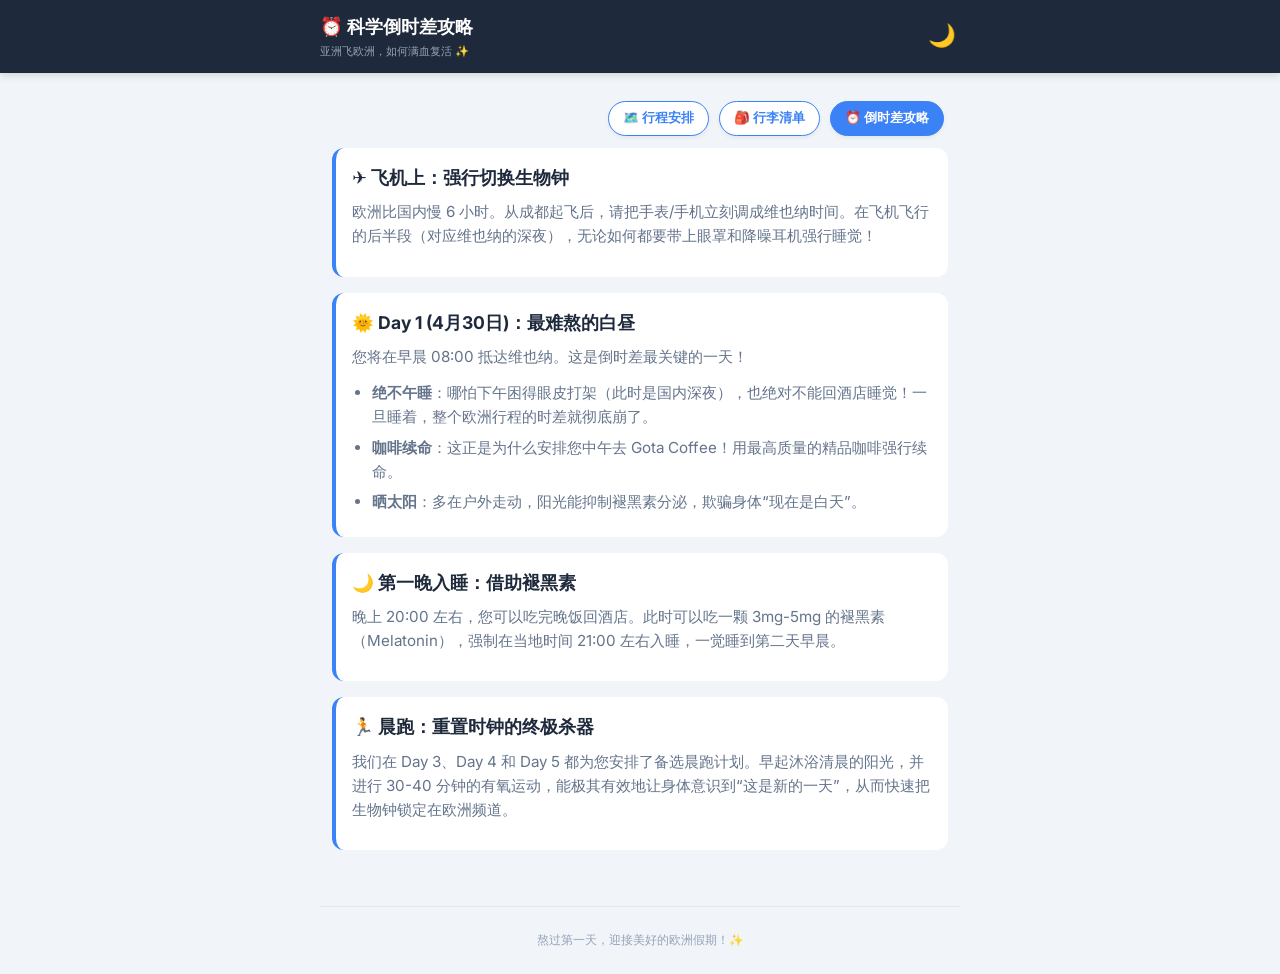
<file: jetlag.html>
<!DOCTYPE html>
<html lang="zh-CN">
<head>
<meta charset="UTF-8">
<meta name="viewport" content="width=device-width,initial-scale=1.0,maximum-scale=1.0">
<title>倒时差攻略 - Euro Trip 2026</title>
<link rel="stylesheet" href="style.css">
<style>
  .jetlag-card { background: var(--card-bg); border-radius: 12px; padding: 16px; margin-bottom: 16px; box-shadow: 0 2px 8px var(--card-shadow); border-left: 4px solid var(--link-color); }
  .jetlag-card h2 { font-size: 1.1rem; margin-bottom: 8px; color: var(--text-main); display: flex; align-items: center; gap: 6px; }
  .jetlag-card p { font-size: .95rem; color: var(--text-muted); line-height: 1.6; margin-bottom: 12px; }
  .jetlag-card ul { padding-left: 20px; font-size: .95rem; color: var(--text-muted); }
  .jetlag-card li { margin-bottom: 6px; }
</style>
</head>
<body>

<header class="header">
  <div class="header-inner">
    <div class="header-titles">
      <h1>⏰ 科学倒时差攻略</h1>
      <p>亚洲飞欧洲，如何满血复活 ✨</p>
    </div>
    <button id="themeToggle" class="theme-btn" aria-label="切换深色模式">🌙</button>
  </div>
</header>

<div class="top-nav-links" style="display:flex; gap:10px; padding:12px 16px; overflow-x:auto;">
  <a href="index.html" class="nav-btn">🗺️ 行程安排</a>
  <a href="packing.html" class="nav-btn">🎒 行李清单</a>
  <a href="jetlag.html" class="nav-btn" style="background:var(--link-color); color:#fff; border-color:var(--link-color);">⏰ 倒时差攻略</a>
</div>

<main class="main">
  <div class="jetlag-card">
    <h2>✈️ 飞机上：强行切换生物钟</h2>
    <p>欧洲比国内慢 6 小时。从成都起飞后，请把手表/手机立刻调成维也纳时间。在飞机飞行的后半段（对应维也纳的深夜），无论如何都要带上眼罩和降噪耳机强行睡觉！</p>
  </div>

  <div class="jetlag-card">
    <h2>🌞 Day 1 (4月30日)：最难熬的白昼</h2>
    <p>您将在早晨 08:00 抵达维也纳。这是倒时差最关键的一天！</p>
    <ul>
      <li><strong>绝不午睡</strong>：哪怕下午困得眼皮打架（此时是国内深夜），也绝对不能回酒店睡觉！一旦睡着，整个欧洲行程的时差就彻底崩了。</li>
      <li><strong>咖啡续命</strong>：这正是为什么安排您中午去 Gota Coffee！用最高质量的精品咖啡强行续命。</li>
      <li><strong>晒太阳</strong>：多在户外走动，阳光能抑制褪黑素分泌，欺骗身体“现在是白天”。</li>
    </ul>
  </div>

  <div class="jetlag-card">
    <h2>🌙 第一晚入睡：借助褪黑素</h2>
    <p>晚上 20:00 左右，您可以吃完晚饭回酒店。此时可以吃一颗 3mg-5mg 的褪黑素（Melatonin），强制在当地时间 21:00 左右入睡，一觉睡到第二天早晨。</p>
  </div>

  <div class="jetlag-card">
    <h2>🏃 晨跑：重置时钟的终极杀器</h2>
    <p>我们在 Day 3、Day 4 和 Day 5 都为您安排了备选晨跑计划。早起沐浴清晨的阳光，并进行 30-40 分钟的有氧运动，能极其有效地让身体意识到“这是新的一天”，从而快速把生物钟锁定在欧洲频道。</p>
  </div>
</main>

<footer class="footer">
  熬过第一天，迎接美好的欧洲假期！✨
</footer>

<script>
  const toggle = document.getElementById('themeToggle');
  const prefersDark = window.matchMedia('(prefers-color-scheme: dark)').matches;
  const savedTheme = localStorage.getItem('euro_theme');
  if(savedTheme==='dark' || (!savedTheme && prefersDark)) {
    document.body.classList.add('dark');
  }
  toggle.addEventListener('click', () => {
    document.body.classList.toggle('dark');
    localStorage.setItem('euro_theme', document.body.classList.contains('dark') ? 'dark' : 'light');
  });
</script>
</body>
</html>
</file>
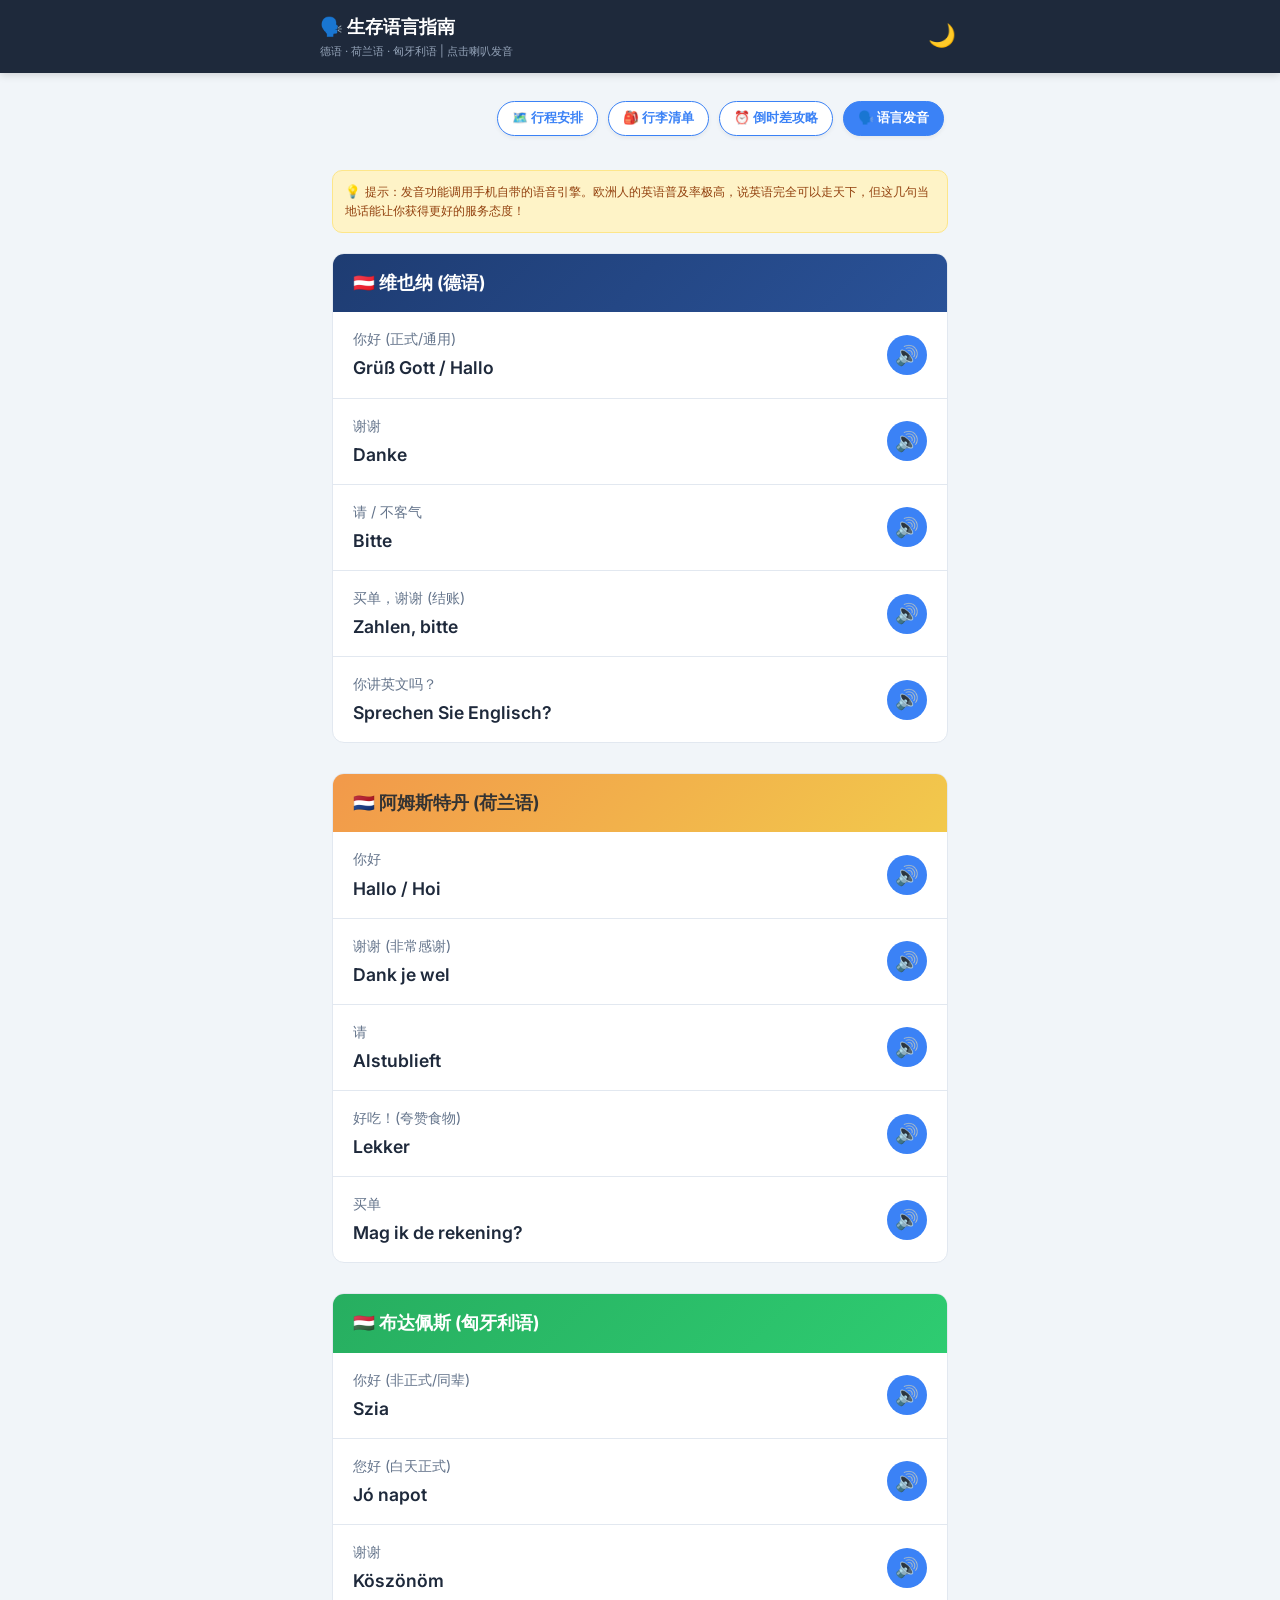
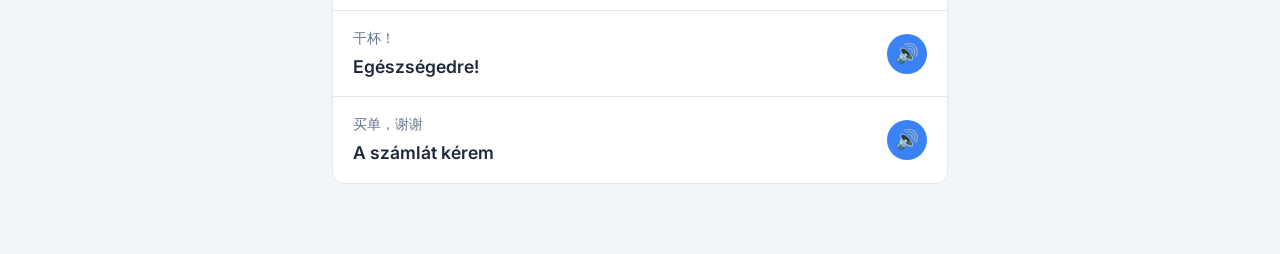
<file: language.html>
<!DOCTYPE html>
<html lang="zh-CN">
<head>
<meta charset="UTF-8">
<meta name="viewport" content="width=device-width,initial-scale=1.0,maximum-scale=1.0">
<title>当地语言生存指南</title>
<link rel="stylesheet" href="style.css">
<style>
  .lang-section { margin-bottom: 30px; background: var(--card-bg); border-radius: 12px; overflow: hidden; box-shadow: 0 4px 6px var(--shadow-color); border: 1px solid var(--border-color); }
  .lang-header { padding: 15px 20px; font-weight: 700; font-size: 1.1rem; color: #fff; }
  .lang-de { background: linear-gradient(135deg, #1e3c72, #2a5298); }
  .lang-nl { background: linear-gradient(135deg, #f2994a, #f2c94c); color: #333; }
  .lang-hu { background: linear-gradient(135deg, #27ae60, #2ecc71); }
  .phrase-item { display: flex; align-items: center; justify-content: space-between; padding: 15px 20px; border-bottom: 1px solid var(--border-color); }
  .phrase-item:last-child { border-bottom: none; }
  .phrase-cn { font-size: 0.9rem; color: var(--text-muted); margin-bottom: 4px; }
  .phrase-local { font-size: 1.1rem; font-weight: 600; color: var(--text-color); }
  .play-btn { background: var(--link-color); color: #fff; border: none; border-radius: 50%; width: 40px; height: 40px; display: flex; align-items: center; justify-content: center; font-size: 1.2rem; cursor: pointer; transition: transform 0.1s; }
  .play-btn:active { transform: scale(0.9); }
</style>
</head>
<body>

<header class="header">
  <div class="header-inner">
    <div class="header-titles">
      <h1>🗣️ 生存语言指南</h1>
      <p>德语 · 荷兰语 · 匈牙利语 | 点击喇叭发音</p>
    </div>
    <button id="themeToggle" class="theme-btn" aria-label="切换深色模式">🌙</button>
  </div>
</header>

<div class="top-nav-links" style="display:flex; gap:10px; padding:12px 16px; overflow-x:auto;">
  <a href="index.html" class="nav-btn">🗺️ 行程安排</a>
  <a href="packing.html" class="nav-btn">🎒 行李清单</a>
  <a href="jetlag.html" class="nav-btn">⏰ 倒时差攻略</a>
  <a href="language.html" class="nav-btn" style="background:var(--link-color); color:#fff; border-color:var(--link-color);">🗣️ 语言发音</a>
</div>

<main class="main" style="padding-top: 10px;">
  <div class="info-box warn" style="margin-bottom: 20px;">
    💡 提示：发音功能调用手机自带的语音引擎。欧洲人的英语普及率极高，说英语完全可以走天下，但这几句当地话能让你获得更好的服务态度！
  </div>

  <div class="lang-section">
    <div class="lang-header lang-de">🇦🇹 维也纳 (德语)</div>
    <div class="phrases-container" data-lang="de-DE">
      <div class="phrase-item">
        <div>
          <div class="phrase-cn">你好 (正式/通用)</div>
          <div class="phrase-local">Grüß Gott / Hallo</div>
        </div>
        <button class="play-btn" data-text="Grüß Gott">🔊</button>
      </div>
      <div class="phrase-item">
        <div>
          <div class="phrase-cn">谢谢</div>
          <div class="phrase-local">Danke</div>
        </div>
        <button class="play-btn" data-text="Danke">🔊</button>
      </div>
      <div class="phrase-item">
        <div>
          <div class="phrase-cn">请 / 不客气</div>
          <div class="phrase-local">Bitte</div>
        </div>
        <button class="play-btn" data-text="Bitte">🔊</button>
      </div>
      <div class="phrase-item">
        <div>
          <div class="phrase-cn">买单，谢谢 (结账)</div>
          <div class="phrase-local">Zahlen, bitte</div>
        </div>
        <button class="play-btn" data-text="Zahlen, bitte">🔊</button>
      </div>
      <div class="phrase-item">
        <div>
          <div class="phrase-cn">你讲英文吗？</div>
          <div class="phrase-local">Sprechen Sie Englisch?</div>
        </div>
        <button class="play-btn" data-text="Sprechen Sie Englisch?">🔊</button>
      </div>
    </div>
  </div>

  <div class="lang-section">
    <div class="lang-header lang-nl">🇳🇱 阿姆斯特丹 (荷兰语)</div>
    <div class="phrases-container" data-lang="nl-NL">
      <div class="phrase-item">
        <div>
          <div class="phrase-cn">你好</div>
          <div class="phrase-local">Hallo / Hoi</div>
        </div>
        <button class="play-btn" data-text="Hallo">🔊</button>
      </div>
      <div class="phrase-item">
        <div>
          <div class="phrase-cn">谢谢 (非常感谢)</div>
          <div class="phrase-local">Dank je wel</div>
        </div>
        <button class="play-btn" data-text="Dank je wel">🔊</button>
      </div>
      <div class="phrase-item">
        <div>
          <div class="phrase-cn">请</div>
          <div class="phrase-local">Alstublieft</div>
        </div>
        <button class="play-btn" data-text="Alstublieft">🔊</button>
      </div>
      <div class="phrase-item">
        <div>
          <div class="phrase-cn">好吃！(夸赞食物)</div>
          <div class="phrase-local">Lekker</div>
        </div>
        <button class="play-btn" data-text="Lekker">🔊</button>
      </div>
      <div class="phrase-item">
        <div>
          <div class="phrase-cn">买单</div>
          <div class="phrase-local">Mag ik de rekening?</div>
        </div>
        <button class="play-btn" data-text="Mag ik de rekening?">🔊</button>
      </div>
    </div>
  </div>

  <div class="lang-section">
    <div class="lang-header lang-hu">🇭🇺 布达佩斯 (匈牙利语)</div>
    <div class="phrases-container" data-lang="hu-HU">
      <div class="phrase-item">
        <div>
          <div class="phrase-cn">你好 (非正式/同辈)</div>
          <div class="phrase-local">Szia</div>
        </div>
        <button class="play-btn" data-text="Szia">🔊</button>
      </div>
      <div class="phrase-item">
        <div>
          <div class="phrase-cn">您好 (白天正式)</div>
          <div class="phrase-local">Jó napot</div>
        </div>
        <button class="play-btn" data-text="Jó napot">🔊</button>
      </div>
      <div class="phrase-item">
        <div>
          <div class="phrase-cn">谢谢</div>
          <div class="phrase-local">Köszönöm</div>
        </div>
        <button class="play-btn" data-text="Köszönöm">🔊</button>
      </div>
      <div class="phrase-item">
        <div>
          <div class="phrase-cn">干杯！</div>
          <div class="phrase-local">Egészségedre!</div>
        </div>
        <button class="play-btn" data-text="Egészségedre">🔊</button>
      </div>
      <div class="phrase-item">
        <div>
          <div class="phrase-cn">买单，谢谢</div>
          <div class="phrase-local">A számlát kérem</div>
        </div>
        <button class="play-btn" data-text="A számlát kérem">🔊</button>
      </div>
    </div>
  </div>
</main>

<script>
  // Theme toggle logic
  const btn = document.getElementById('themeToggle');
  const savedTheme = localStorage.getItem('euro_theme');
  const prefersDark = window.matchMedia('(prefers-color-scheme: dark)').matches;
  if (savedTheme === 'dark' || (!savedTheme && prefersDark)) {
    document.documentElement.setAttribute('data-theme', 'dark');
    if(btn) btn.textContent = '☀️';
  }
  if(btn) {
    btn.addEventListener('click', () => {
      const current = document.documentElement.getAttribute('data-theme');
      if (current === 'dark') {
        document.documentElement.removeAttribute('data-theme');
        localStorage.setItem('euro_theme', 'light');
        btn.textContent = '🌙';
      } else {
        document.documentElement.setAttribute('data-theme', 'dark');
        localStorage.setItem('euro_theme', 'dark');
        btn.textContent = '☀️';
      }
    });
  }

  // TTS logic
  document.querySelectorAll('.play-btn').forEach(btn => {
    btn.addEventListener('click', function() {
      const text = this.getAttribute('data-text');
      const lang = this.closest('.phrases-container').getAttribute('data-lang');
      
      // Prevent multiple clicks from overlapping too much
      window.speechSynthesis.cancel(); 
      
      const utterance = new SpeechSynthesisUtterance(text);
      utterance.lang = lang;
      utterance.rate = 0.85; // slightly slower for clarity
      
      window.speechSynthesis.speak(utterance);
      
      // Visual feedback
      const originalIcon = this.textContent;
      this.textContent = '🎶';
      utterance.onend = () => {
        this.textContent = originalIcon;
      };
      utterance.onerror = () => {
        this.textContent = originalIcon;
      };
    });
  });
</script>
</body>
</html>
</file>
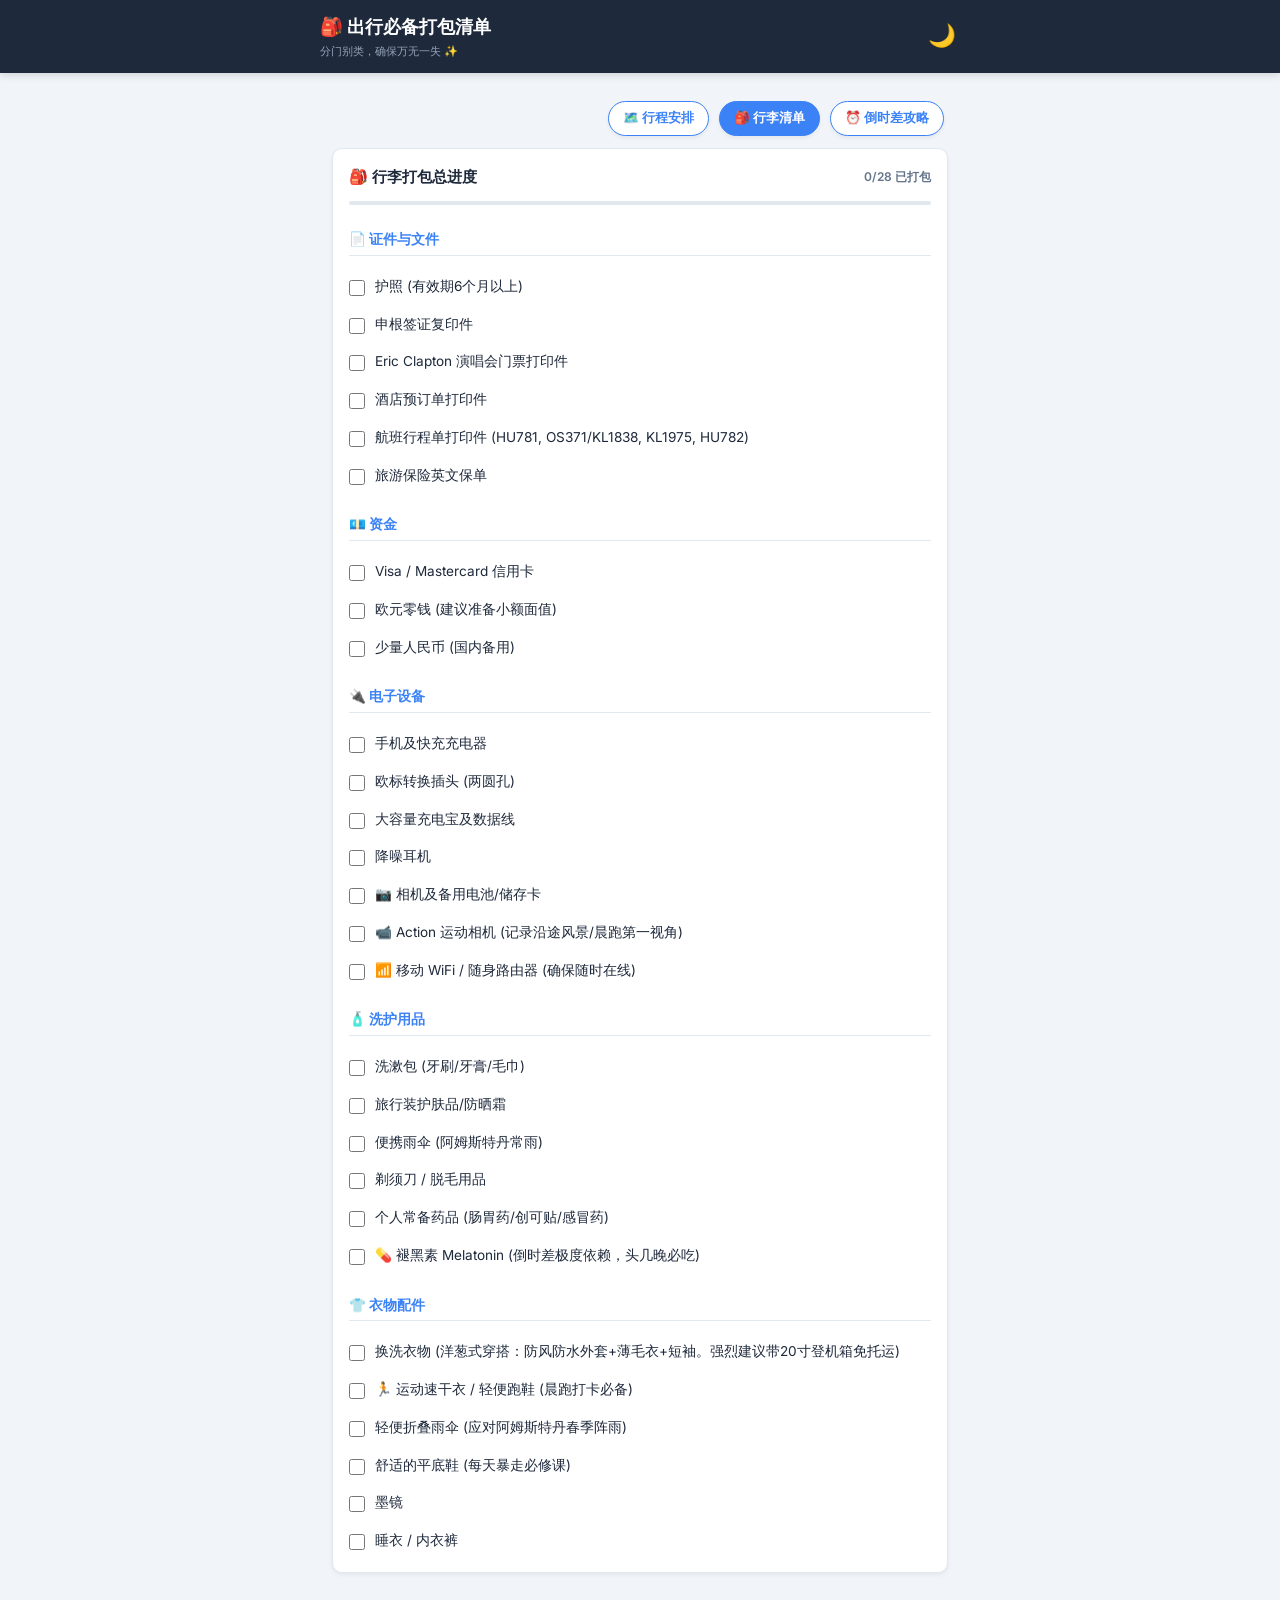
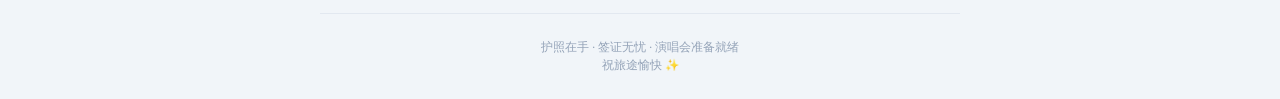
<file: packing.html>
<!DOCTYPE html>
<html lang="zh-CN">
<head>
<meta charset="UTF-8">
<meta name="viewport" content="width=device-width,initial-scale=1.0,maximum-scale=1.0">
<title>出行必备清单 - Euro Trip 2026</title>
<meta name="description" content="2026 欧洲艺术之旅 行李打包清单">
<link rel="stylesheet" href="style.css">
</head>
<body>

<header class="header">
  <div class="header-inner">
    <div class="header-titles">
      <h1>🎒 出行必备打包清单</h1>
      <p>分门别类，确保万无一失 ✨</p>
    </div>
    <button id="themeToggle" class="theme-btn" aria-label="切换深色模式">🌙</button>
  </div>
</header>

<div class="top-nav-links" style="display:flex; gap:10px; padding:12px 16px; overflow-x:auto;">
  <a href="index.html" class="nav-btn">🗺️ 行程安排</a>
  <a href="packing.html" class="nav-btn" style="background:var(--link-color); color:#fff; border-color:var(--link-color);">🎒 行李清单</a>
  <a href="jetlag.html" class="nav-btn">⏰ 倒时差攻略</a>
</div>

<main class="main" id="main">
  <section id="packingSection" class="todo-container" style="margin-top: 0;"></section>
</main>

<footer class="footer">
  护照在手 · 签证无忧 · 演唱会准备就绪<br>祝旅途愉快 ✨
</footer>

<script src="packing.js"></script>
</body>
</html>
</file>
<file: style.css>
@import url('https://fonts.googleapis.com/css2?family=Inter:wght@300;400;500;600;700;800&display=swap');

:root {
  --bg-main: #f1f5f9;
  --text-main: #1e293b;
  --text-muted: #64748b;
  --text-light: #94a3b8;
  --header-bg: #1e293b;
  --header-text: #fff;
  --nav-bg: rgba(241,245,249,0.95);
  --border-color: #e2e8f0;
  --card-bg: #fff;
  --card-hover-shadow: rgba(0,0,0,0.06);
  --pill-bg: #fff;
  --pill-active-bg: #3b82f6;
  --pill-active-text: #fff;
  --link-color: #3b82f6;
  --note-bg: #f8fafc;
  --art-bg: #faf5ff;
  --art-border: #e9d5ff;
  --art-text: #1e293b;
  --stat-bg: #fff;
  --todo-bg: #fff;
  --todo-checked-text: #94a3b8;
}

[data-theme="dark"] {
  --bg-main: #0f172a;
  --text-main: #f8fafc;
  --text-muted: #cbd5e1;
  --text-light: #94a3b8;
  --header-bg: #0b0f19;
  --header-text: #f8fafc;
  --nav-bg: rgba(15,23,42,0.95);
  --border-color: #334155;
  --card-bg: #1e293b;
  --card-hover-shadow: rgba(0,0,0,0.4);
  --pill-bg: #1e293b;
  --pill-active-bg: #3b82f6;
  --pill-active-text: #fff;
  --link-color: #60a5fa;
  --note-bg: #0f172a;
  --art-bg: #2e1065;
  --art-border: #4c1d95;
  --art-text: #e9d5ff;
  --stat-bg: #1e293b;
  --todo-bg: #1e293b;
  --todo-checked-text: #475569;
}

*,*::before,*::after{margin:0;padding:0;box-sizing:border-box}
html{scroll-behavior:smooth}
body{font-family:'Inter',system-ui,sans-serif;background:var(--bg-main);color:var(--text-main);line-height:1.6;-webkit-font-smoothing:antialiased;transition:background-color 0.3s, color 0.3s}

/* Header */
.header{position:sticky;top:0;z-index:50;background:var(--header-bg);color:var(--header-text);padding:12px 16px;box-shadow:0 2px 8px rgba(0,0,0,.15)}
.header-inner{max-width:640px;margin:0 auto;display:flex;justify-content:space-between;align-items:center;}
.header h1{font-size:1.15rem;font-weight:700}
.header h1 span{color:#93c5fd;font-size:.8rem;font-weight:400;margin-left:8px}
.header p{font-size:.7rem;color:var(--text-light);margin-top:2px}
.theme-btn{background:transparent;border:none;font-size:1.4rem;cursor:pointer;padding:4px;border-radius:50%;transition:transform 0.2s;line-height:1;}
.theme-btn:active{transform:scale(0.9);}

/* Day nav pills */
.day-nav{position:sticky;top:74px;z-index:40;background:var(--nav-bg);backdrop-filter:blur(8px);border-bottom:1px solid var(--border-color);padding:8px 12px;overflow-x:auto;display:flex;gap:6px;scrollbar-width:none}
.day-nav::-webkit-scrollbar{display:none}
.day-pill{flex-shrink:0;padding:8px 16px;border-radius:20px;font-size:.85rem;font-weight:600;border:1px solid var(--border-color);background:var(--pill-bg);color:var(--text-muted);cursor:pointer;transition:all .2s}
.day-pill:hover{border-color:var(--link-color);color:var(--link-color)}
.day-pill.active{background:var(--pill-active-bg);color:var(--pill-active-text);border-color:var(--pill-active-bg)}

/* Main */
.main{max-width:640px;margin:0 auto;padding:0 12px 40px}

/* TODO Section */
.todo-container {margin-top: 20px; background: var(--todo-bg); border-radius: 10px; border: 1px solid var(--border-color); padding: 16px; box-shadow: 0 2px 4px var(--card-hover-shadow);}
.todo-header {display: flex; justify-content: space-between; align-items: center; margin-bottom: 12px;}
.todo-title {font-size: .95rem; font-weight: 700; display: flex; align-items: center; gap: 6px;}
.todo-progress {font-size: .75rem; color: var(--text-muted); font-weight: 600;}
.todo-progress-bar {height: 4px; background: var(--border-color); border-radius: 2px; margin-bottom: 16px; overflow: hidden;}
.todo-progress-fill {height: 100%; background: #10b981; width: 0%; transition: width 0.3s ease;}
.todo-list {display: flex; flex-direction: column; gap: 8px;}
.todo-item {display: flex; align-items: flex-start; gap: 10px; cursor: pointer; padding: 4px 0;}
.todo-item input[type="checkbox"] {margin-top: 4px; width: 16px; height: 16px; accent-color: #10b981; cursor: pointer;}
.todo-text {font-size: .85rem; color: var(--text-main); transition: color 0.2s; user-select: none;}
.todo-item.checked .todo-text {text-decoration: line-through; color: var(--todo-checked-text);}

/* Day section */
.day-header{position:sticky;top:124px;z-index:30;background:var(--nav-bg);backdrop-filter:blur(8px);padding:10px 12px;margin-top:20px;border-radius:10px 10px 0 0;border-bottom:2px solid var(--border-color)}
.day-header .day-date{font-size:.95rem;font-weight:700;color:var(--text-main)}
.day-header .day-theme{font-size:.75rem;color:var(--text-muted);margin-top:2px}
.day-header .day-tags{display:flex;gap:6px;margin-top:6px;flex-wrap:wrap}
.tag{display:inline-block;padding:2px 10px;border-radius:12px;font-size:.65rem;font-weight:600}
.tag-vienna{background:#dbeafe;color:#1d4ed8}
.tag-amsterdam{background:#fce7f3;color:#be185d}
.tag-hague{background:#fef3c7;color:#92400e}
.tag-budapest{background:#d1fae5;color:#065f46}
.tag-chengdu{background:#fee2e2;color:#991b1b}
.tag-stay{background:#f3e8ff;color:#6b21a8}

[data-theme="dark"] .tag-vienna{background:rgba(29,78,216,0.3);color:#93c5fd}
[data-theme="dark"] .tag-amsterdam{background:rgba(190,24,93,0.3);color:#f9a8d4}
[data-theme="dark"] .tag-hague{background:rgba(146,64,14,0.3);color:#fcd34d}
[data-theme="dark"] .tag-budapest{background:rgba(6,95,70,0.3);color:#6ee7b7}
[data-theme="dark"] .tag-chengdu{background:rgba(153,27,27,0.3);color:#fca5a5}
[data-theme="dark"] .tag-stay{background:rgba(107,33,168,0.3);color:#d8b4fe}

/* Itinerary card */
.it-card{display:flex;border-radius:10px;border:1px solid var(--border-color);overflow:hidden;background:var(--card-bg);margin-top:8px;transition:box-shadow .2s}
.it-card:hover{box-shadow:0 2px 8px var(--card-hover-shadow)}
.it-bar{width:5px;flex-shrink:0}
.bar-flight{background:#3b82f6}
.bar-museum{background:#8b5cf6}
.bar-shopping{background:#ec4899}
.bar-concert{background:#ef4444}
.bar-transport{background:#14b8a6}
.bar-food{background:#f59e0b}
.bar-hotel{background:#6366f1}
.bar-sight{background:#10b981}
.bar-free{background:#94a3b8}
.it-body{flex:1;padding:10px 12px;min-width:0}
.it-time{font-size:.75rem;font-weight:700;color:var(--link-color)}
.it-event{font-size:.88rem;font-weight:600;color:var(--text-main);margin-top:2px}
.it-loc{font-size:.75rem;color:var(--text-muted);margin-top:2px;display:inline-flex;align-items:center;gap:4px;padding:4px 8px;margin-left:-8px;border-radius:6px;transition:background 0.2s}
a.it-loc {text-decoration:none; color:var(--link-color); font-weight:600;}
a.it-loc:hover, a.it-loc:active {background:var(--border-color);}
.it-note{font-size:.72rem;color:var(--text-light);margin-top:4px;font-style:italic;padding:4px 8px;background:var(--note-bg);border-radius:6px;border:1px dashed var(--border-color)}

/* Art card (special) */
.art-section{margin-top:16px}
.art-section h3{font-size:.85rem;font-weight:700;color:#7c3aed;margin-bottom:8px;display:flex;align-items:center;gap:6px}
[data-theme="dark"] .art-section h3 {color:#a78bfa;}
.art-item{display:flex;gap:10px;align-items:flex-start;padding:10px 12px;background:var(--art-bg);border:1px solid var(--art-border);border-radius:10px;margin-bottom:6px}
.art-num{width:30px;height:30px;border-radius:8px;background:linear-gradient(135deg,#7c3aed,#a78bfa);color:#fff;display:flex;align-items:center;justify-content:center;font-weight:800;font-size:.8rem;flex-shrink:0}
.art-info{flex:1;min-width:0}
.art-game{font-size:.68rem;color:#7c3aed;font-weight:600}
[data-theme="dark"] .art-game{color:#c4b5fd}
.art-real{font-size:.85rem;font-weight:600;color:var(--art-text)}
.art-artist{font-size:.72rem;color:var(--text-muted)}
.art-museum{font-size:.7rem;color:#8b5cf6;margin-top:2px}
.art-status{padding:3px 8px;border-radius:6px;font-size:.65rem;font-weight:700;background:#d1fae5;color:#065f46;white-space:nowrap;flex-shrink:0;align-self:center}
[data-theme="dark"] .art-status{background:rgba(6,95,70,0.4);color:#6ee7b7;}

/* Info box */
.info-box{margin-top:12px;padding:12px;border-radius:10px;font-size:.78rem;line-height:1.5}
.info-box.warn{background:#fef3c7;border:1px solid #fde68a;color:#92400e}
.info-box.tip{background:#dbeafe;border:1px solid #bfdbfe;color:#1e40af}
[data-theme="dark"] .info-box.warn{background:rgba(146,64,14,0.2);border-color:#b45309;color:#fcd34d}
.info-box strong{font-weight:700}

/* Detail rows inside card */
.detail-row{display:flex;justify-content:space-between;padding:5px 0;border-bottom:1px solid var(--border-color);font-size:.78rem}
.detail-row:last-child{border-bottom:none}
.detail-row .dl{color:var(--text-muted)}
.detail-row .dv{font-weight:600;color:var(--text-main);text-align:right;max-width:60%}

/* Le Labo special */
.lelabo-card{background:linear-gradient(135deg,#fdf2f8,#fce7f3);border:1px solid #fbcfe8}
[data-theme="dark"] .lelabo-card{background:linear-gradient(135deg,rgba(190,24,93,0.15),rgba(157,23,77,0.15));border-color:#831843}

/* Concert special */
.concert-card{background:linear-gradient(135deg,#fef2f2,#fee2e2);border:1px solid #fecaca}
[data-theme="dark"] .concert-card{background:linear-gradient(135deg,rgba(185,28,28,0.15),rgba(153,27,27,0.15));border-color:#7f1d1d}

/* Summary stats */
.stats{display:grid;grid-template-columns:repeat(4,1fr);gap:8px;margin:16px 0}
.stat{text-align:center;padding:12px 8px;background:var(--stat-bg);border-radius:10px;border:1px solid var(--border-color)}
.stat-n{font-size:1.5rem;font-weight:800;color:var(--link-color)}
.stat-l{font-size:.65rem;color:var(--text-muted);margin-top:2px}

/* Footer */
.footer{text-align:center;padding:24px 16px;font-size:.72rem;color:var(--text-light);border-top:1px solid var(--border-color);max-width:640px;margin:0 auto}

/* Divider */
.divider{height:1px;background:var(--border-color);margin:16px 0}

/* Navigation link */
.top-nav-links{max-width:640px;margin:16px auto 0;padding:0 12px;display:flex;justify-content:flex-end;}
.nav-btn{display:inline-flex;align-items:center;padding:6px 14px;background:var(--pill-bg);border:1px solid var(--link-color);color:var(--link-color);font-size:.8rem;font-weight:700;border-radius:20px;text-decoration:none;transition:all 0.2s;box-shadow:0 2px 4px var(--card-hover-shadow);}
.nav-btn:hover{background:var(--link-color);color:#fff;}

/* Category Title */
.category-title{font-size:.85rem;font-weight:800;color:var(--link-color);margin:16px 0 8px;padding-bottom:4px;border-bottom:1px solid var(--border-color);}
.category-title:first-child{margin-top:8px;}
</file>
